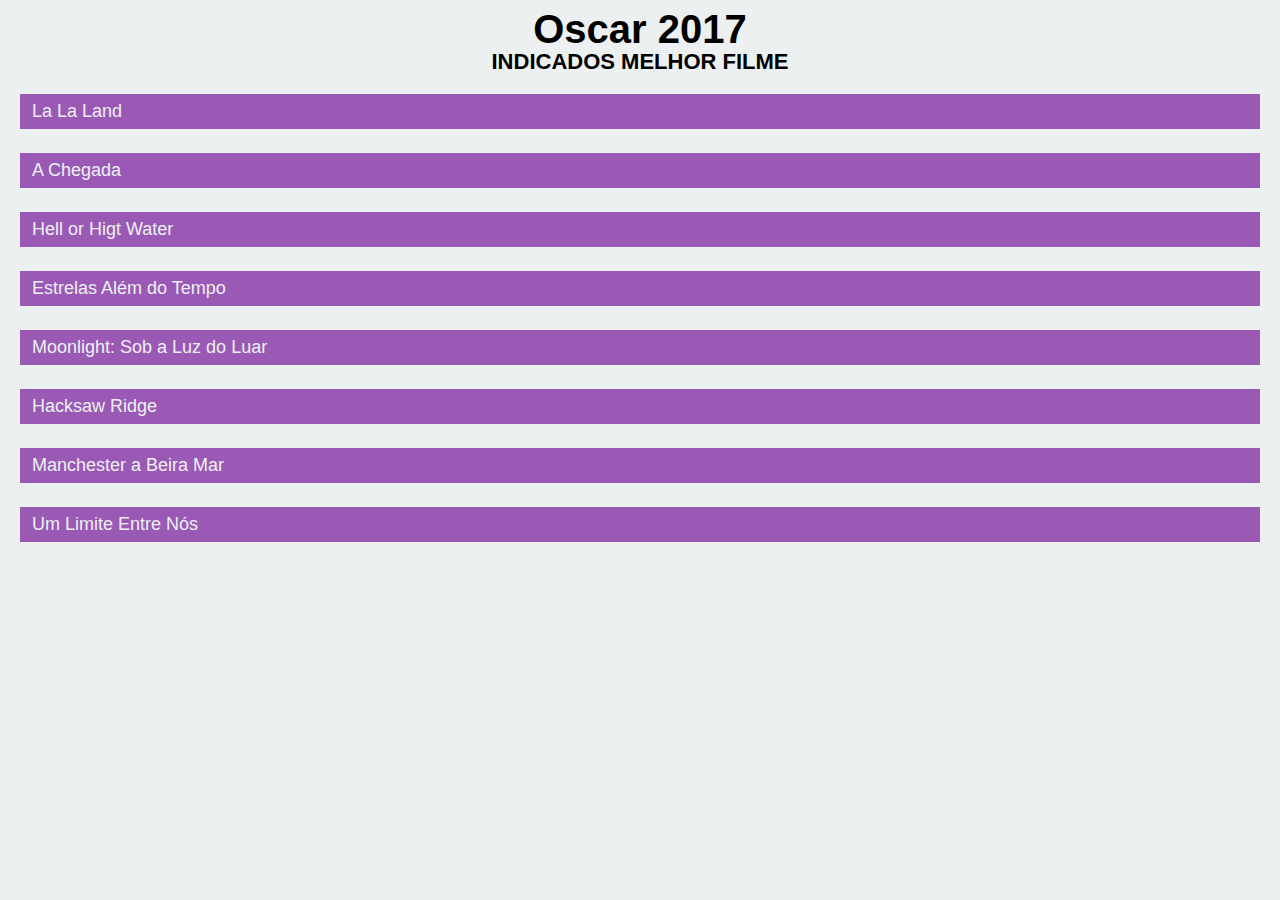
<file: pm-proj001/index.html>
<!DOCTYPE html>
<html lang="pt-br">

<head>
    <meta charset="UTF-8">
    <title>Oscar 2017</title>
    <link rel="stylesheet" href="estilodiv.css">
</head>

<body>
    <h1>Oscar 2017</h1>
    <h2>Indicados Melhor Filme</h2>

    <div>La La Land</div>
    <div>A Chegada</div>
    <div>Hell or Higt Water</div>
    <div>Estrelas Além do Tempo</div>
    <div>Moonlight: Sob a Luz do Luar</div>
    <div>Hacksaw Ridge</div>
    <div>Manchester a Beira Mar</div>
    <div>Um Limite Entre Nós</div>

</body>

</html>
</file>
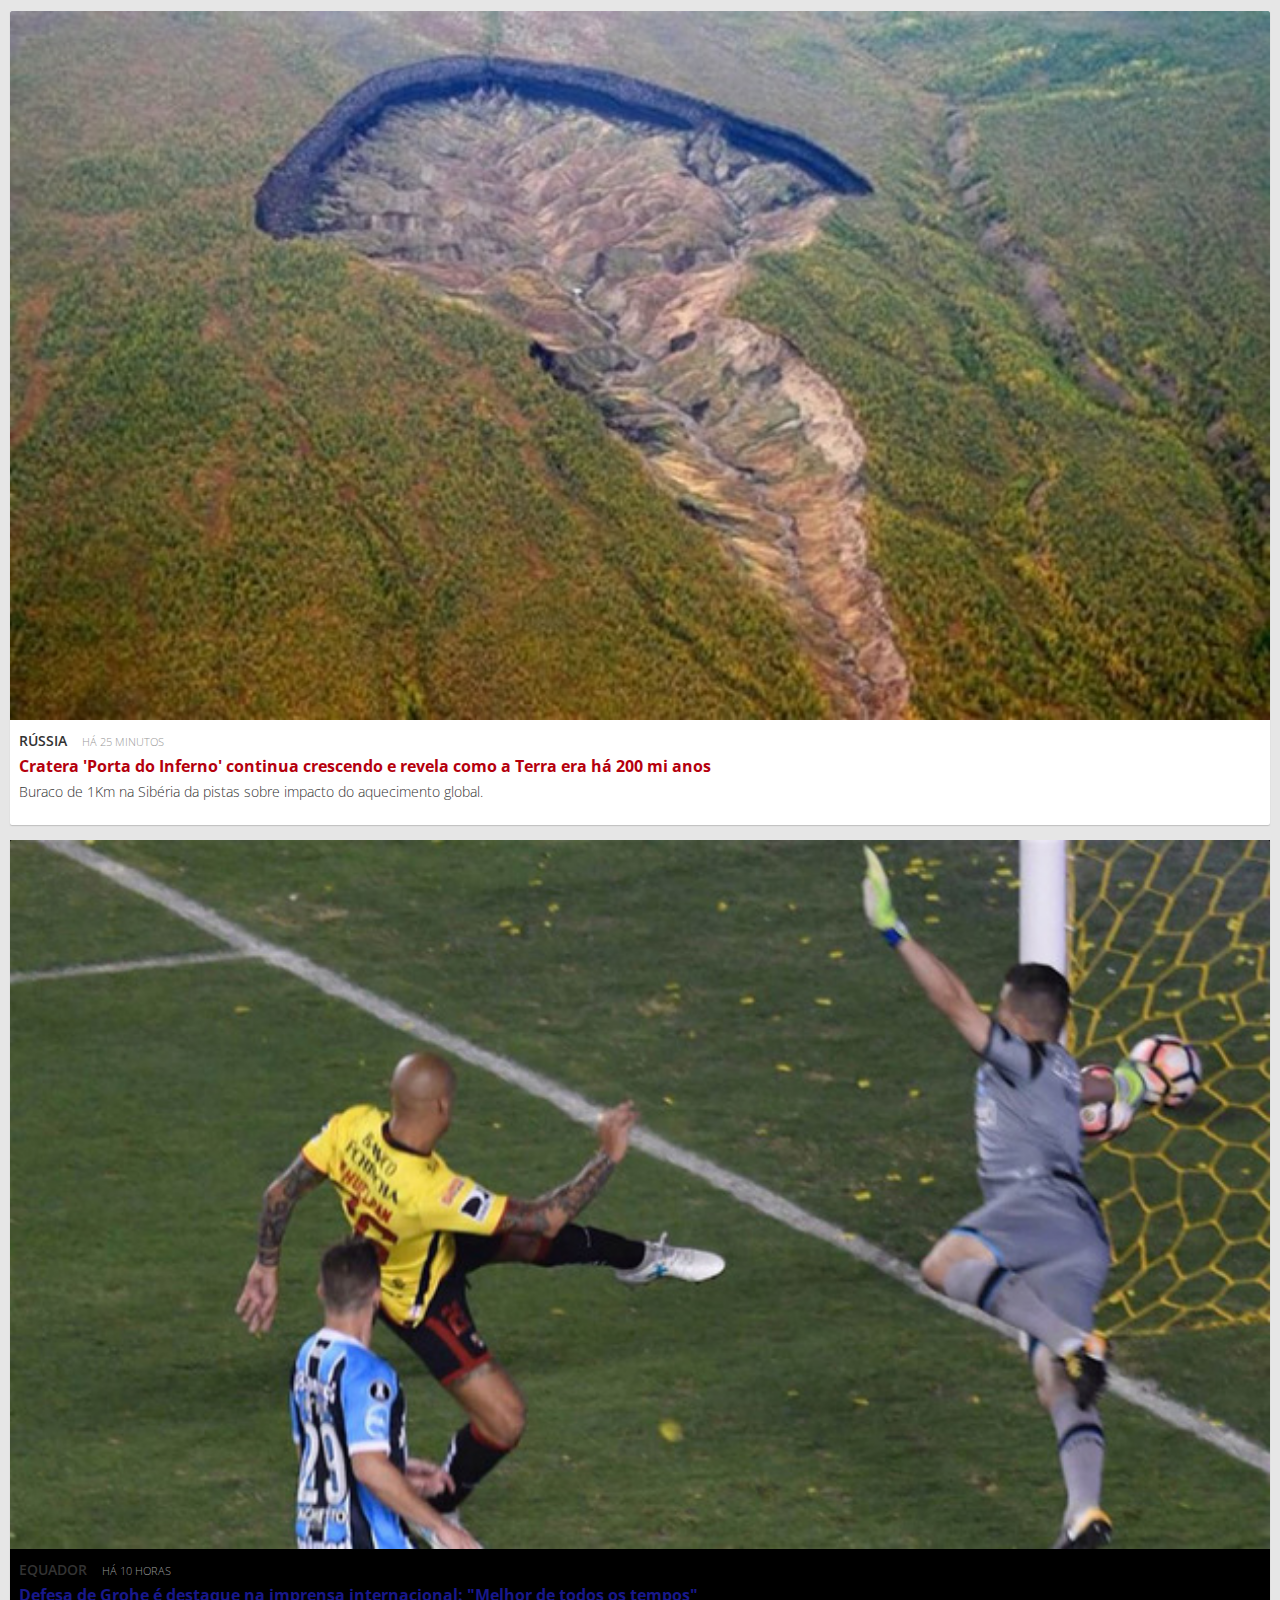
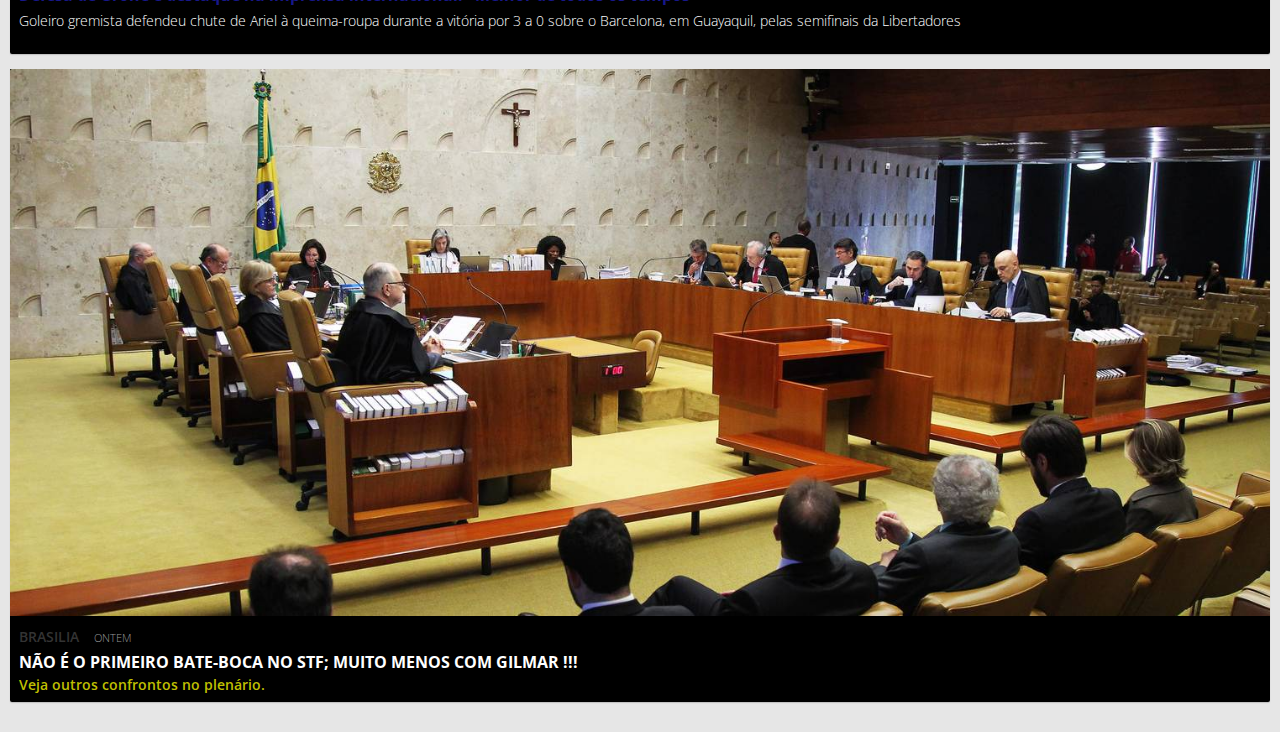
<file: pm-proj002/index.html>
<!DOCTYPE html>
<html lang="br-pt">

<head>
    <meta charset="UTF-8">
    <title>pm-proj002</title>
    <link rel="stylesheet" href="reset.css">
    <link rel="stylesheet" href="estilo.css">
    <link href="https://fonts.googleapis.com/css?family=Open+Sans:300,600,700" rel="stylesheet">
</head>

<body>

    <div class="noticia">

        <a href="http://bit.ly/pm-proj002-noticia"><img src="cratera.jpg" alt="Foto da Cratera"></a>

        <div class="texto">

            <div class="localizacao">

                <span class="onde">Rússia</span>

                <span class="quando">Há 25 Minutos</span>
            </div>

            <a href="http://bit.ly/pm-proj002-noticia">
                <h2>Cratera 'Porta do Inferno' continua crescendo e revela como a Terra era há 200 mi anos</h2>
            </a>

            <p>Buraco de 1Km na Sibéria da pistas sobre impacto do aquecimento global.</p>

        </div>

    </div>

    <div class="esporte">

        <a href="https://globoesporte.globo.com/rs/futebol/times/gremio/noticia/defesa-de-grohe-e-destaque-na-imprensa-internacional-melhor-de-todos-os-tempos.ghtml"><img src="grohe.jpg" alt="Defesa de groeh"></a>

        <div class="texto">

            <div class="localizacao">

                <span class="onde">Equador</span>

                <span class="quando">Há 10 Horas</span>
            </div>

            <a href="https://globoesporte.globo.com/rs/futebol/times/gremio/noticia/defesa-de-grohe-e-destaque-na-imprensa-internacional-melhor-de-todos-os-tempos.ghtml">
                <h2>Defesa de Grohe é destaque na imprensa internacional: "Melhor de todos os tempos"</h2>
            </a>

            <p>Goleiro gremista defendeu chute de Ariel à queima-roupa durante a vitória por 3 a 0 sobre o Barcelona, em Guayaquil, pelas semifinais da Libertadores
            </p>

        </div>

    </div>

    <div class="politica">

        <a href="https://oglobo.globo.com/brasil/nao-o-primeiro-bate-boca-no-stf-muito-menos-com-gilmar-21999646"><img src="plenariostf.jpg" alt="Foto do Plenário do STF"></a>

        <div class="texto">

            <div class="localizacao">


                <span class="onde">Brasilia</span>

                <span class="quando">Ontem</span>
            </div>

            <h2>Não é o primeiro bate-boca no STF; muito menos com Gilmar !!!</h2>

            <a href="https://oglobo.globo.com/brasil/nao-o-primeiro-bate-boca-no-stf-muito-menos-com-gilmar-21999646">
                <h4>Veja outros confrontos no plenário.</h4>
            </a>

        </div>

    </div>

</body>

</html>
</file>
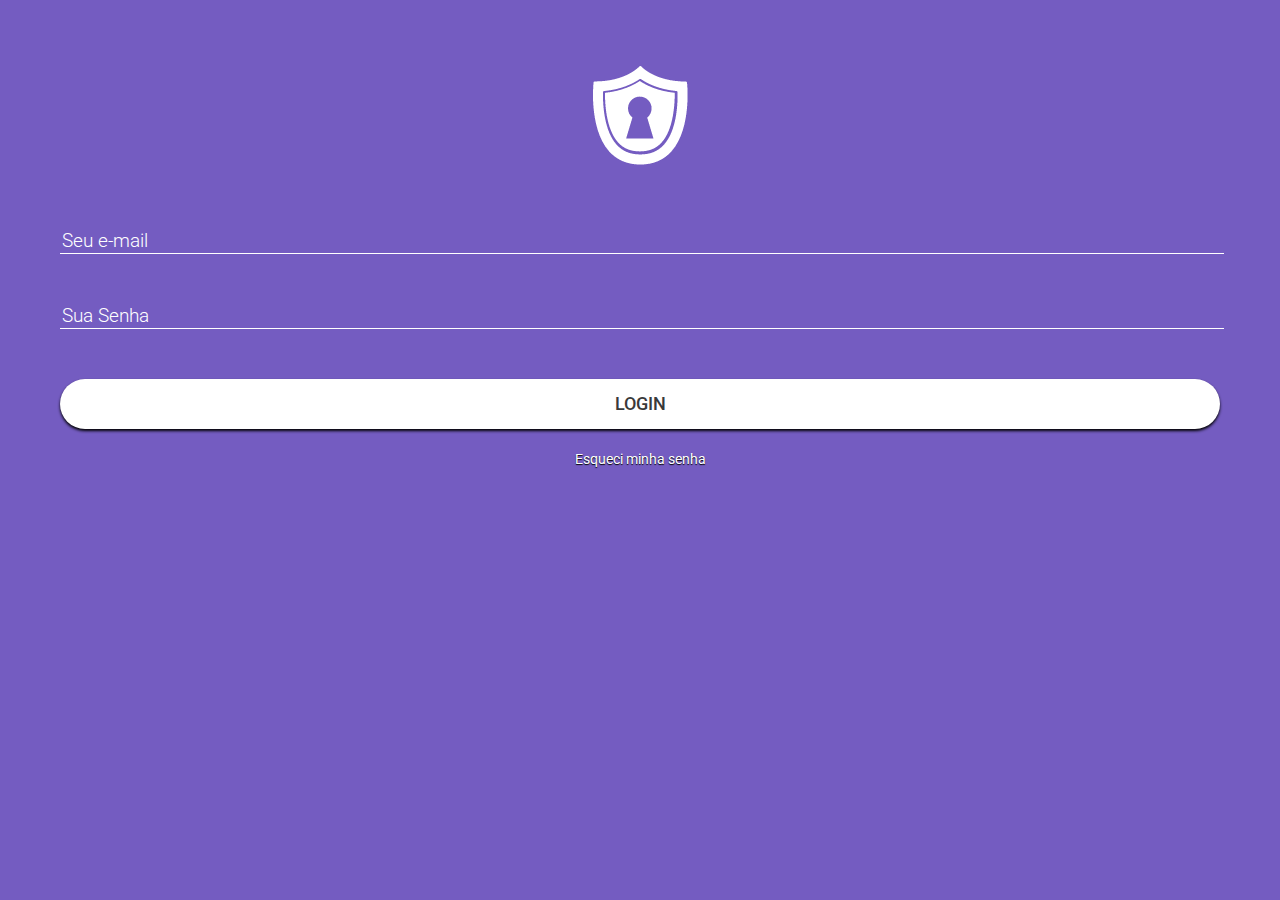
<file: pm-proj003/index.html>
<!DOCTYPE html>
<html lang="pt-br">

<head>
    <meta charset="UTF-8">
    <title>Login</title>
    <link rel="stylesheet" href="reset_normalize.css">
    <link rel="stylesheet" href="estilo.css">
    <link href="https://fonts.googleapis.com/css?family=Roboto:300,400,500,700,900" rel="stylesheet">
</head>

<body>

    <div class="login">

        <img src="2-layers.png" alt="">

        <form action="">

            <input type="email" placeholder="Seu e-mail">

            <input type="password" placeholder="Sua Senha">

            <button type="submit">Login</button>

        </form>

        <p>
            <a href="nova_senha.html">Esqueci minha senha
        </a>

        </p>

    </div>

</body>

</html>
</file>
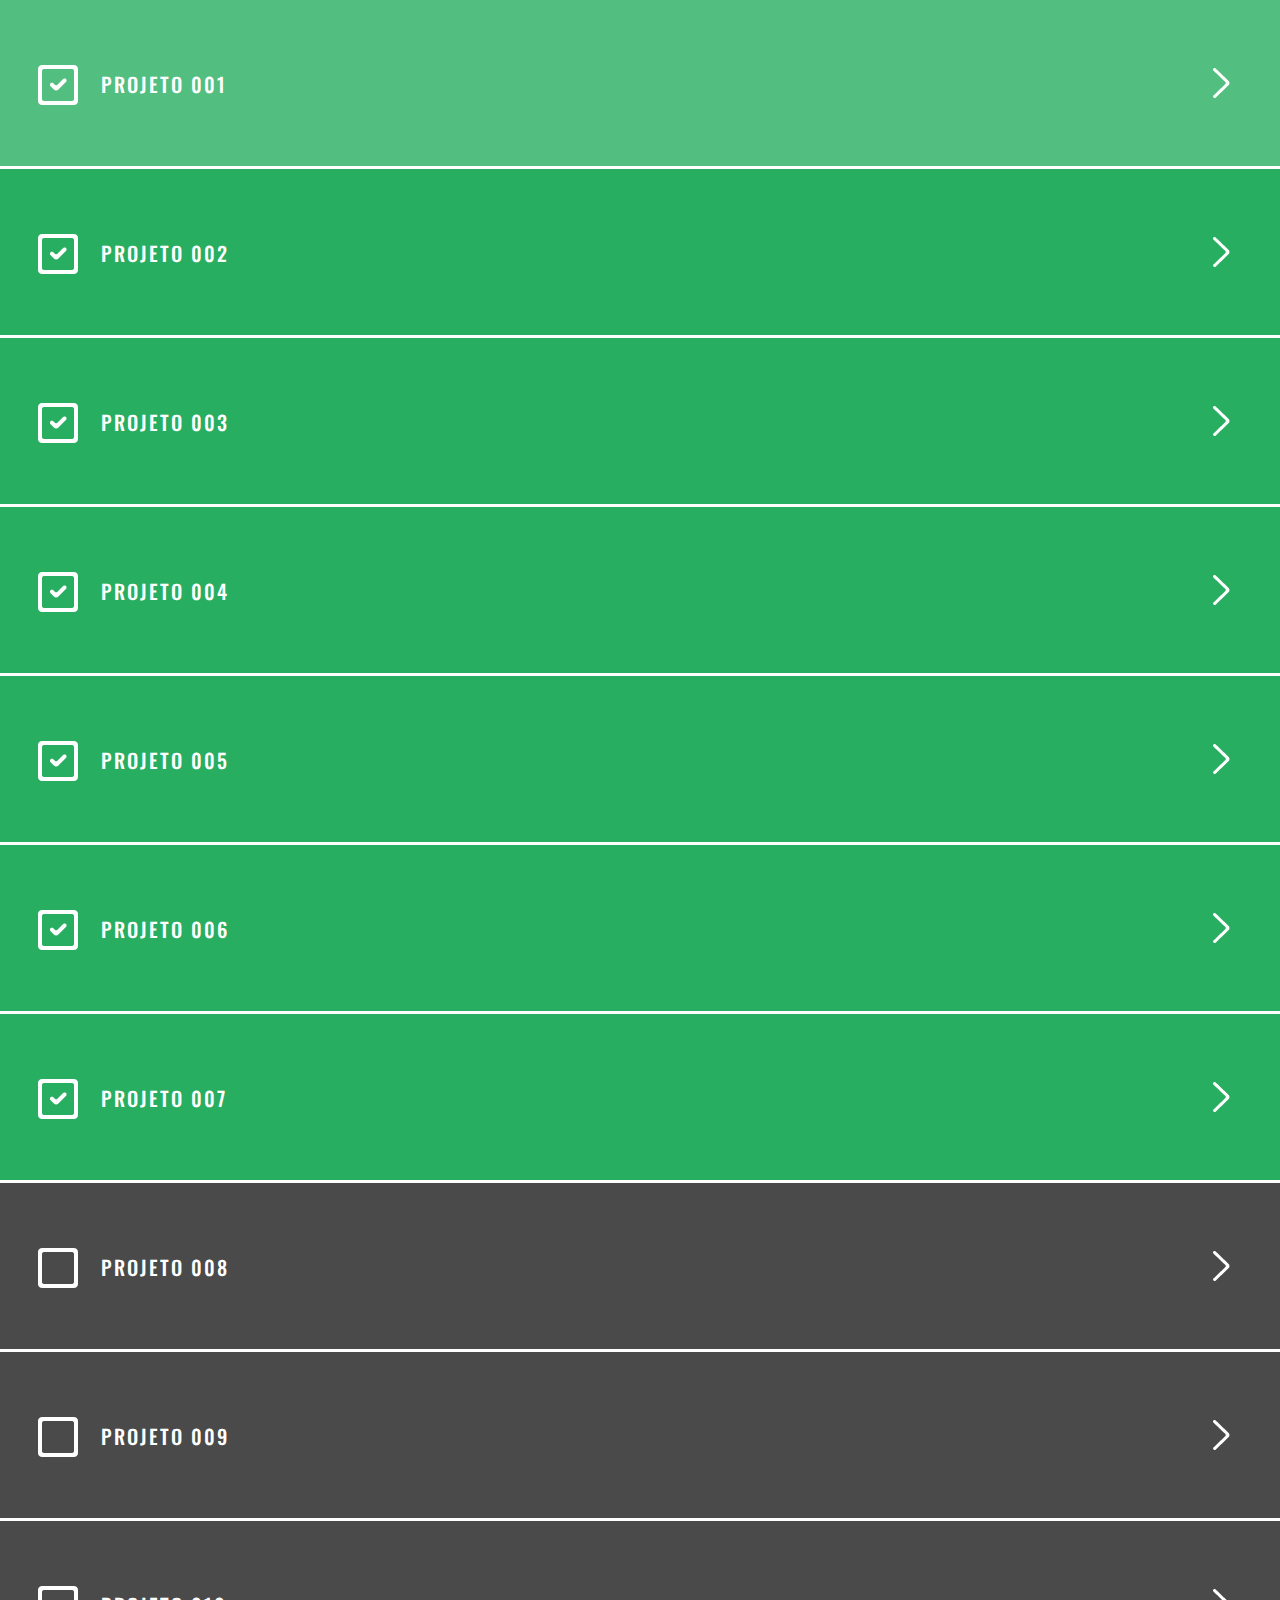
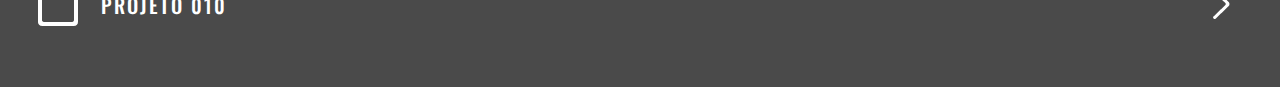
<file: pm-proj004/index.html>
<!DOCTYPE html>
<html lang="pt-br">

<head>
    <meta charset="UTF-8">
    <title>Projetos</title>
    <link rel="stylesheet" href="reset_normalize.css">
    <link rel="stylesheet" href="estilo.css">
    <link href="https://fonts.googleapis.com/css?family=Oswald:500" rel="stylesheet">

</head>

<body>

    <ul>
        <li class="ready"><img class="done" src="done---1477-.png"><a href="../pm-proj001" target="_blank">Projeto 001</a></li>

        <li class="ready"><img class="done" src="done---1477-.png"><a href="../pm-proj002" target="_blank">Projeto 002</a></li>

        <li class="ready"><img class="done" src="done---1477-.png"><a href="../pm-proj003" target="_blank">Projeto 003</a></li>

        <li class="ready"><img class="done" src="done---1477-.png"><a href="../pm-proj004" target="_blank">Projeto 004</a></li>

        <li class="ready"><img class="done" src="done---1477-.png"><a href="../pm-proj005" target="_blank">Projeto 005</a></li>

        <li class="ready"><img class="copy" src="done---1477-.png"><a href="../pm-proj006" target="_blank">Projeto 006</a></li>

        <li class="ready"><img class="copy" src="done---1477-.png"><a href="../pm-proj007" target="_blank">Projeto 007</a></li>

        <li class="next"><img class="copy" src="done---1477--copy-3.png"><a href="../pm-proj008" target="_blank">Projeto 008</a></li>

        <li class="next"><img class="copy" src="done---1477--copy-3.png"><a href="../pm-proj009" target="_blank">Projeto 009</a></li>

        <li class="next"><img class="copy" src="done---1477--copy-3.png"><a href="../pm-proj010" target="_blank">Projeto 010</a></li>
    </ul>

</body>

</html>
</file>
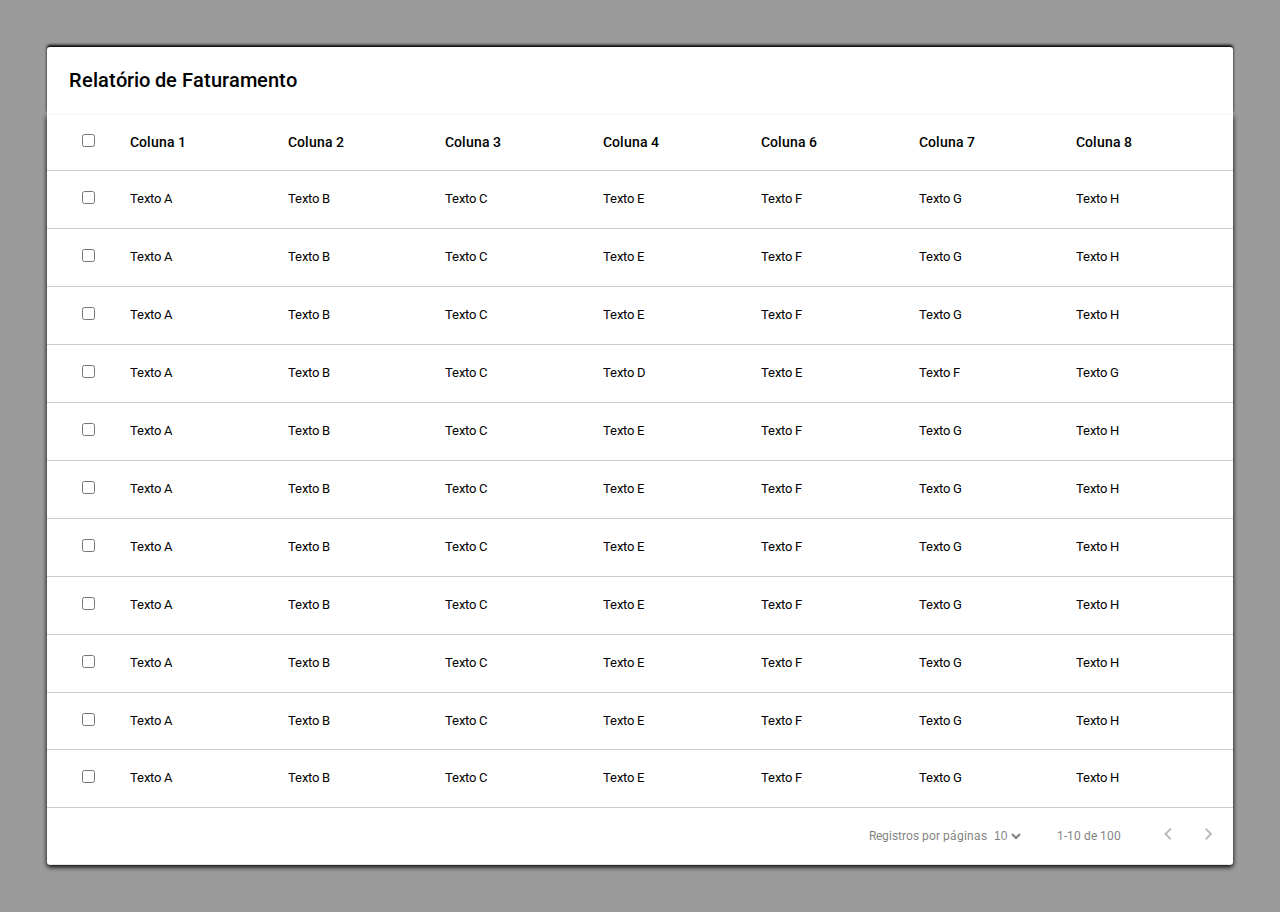
<file: pm-proj005/index.html>
<!DOCTYPE html>
<html lang="pt-br">

<head>
    <meta charset="UTF-8">
    <title>Proj-005</title>
    <link rel="stylesheet" href="normalize.css">
    <link rel="stylesheet" href="estilo.css">
    <link href="https://fonts.googleapis.com/css?family=Roboto:400,500" rel="stylesheet">
</head>

<body>

    <table>

        <caption>Relatório de Faturamento</caption>

        <thead>
            <tr>
                <th><input type="checkbox"></th>
                <th>Coluna 1</th>
                <th>Coluna 2</th>
                <th>Coluna 3</th>
                <th>Coluna 4</th>
                <th>Coluna 6</th>
                <th>Coluna 7</th>
                <th>Coluna 8</th>
            </tr>
        </thead>

        <tbody>
            <tr>
                <td><input type="checkbox"></td>
                <td>Texto A</td>
                <td>Texto B</td>
                <td>Texto C</td>
                <td>Texto E</td>
                <td>Texto F</td>
                <td>Texto G</td>
                <td>Texto H</td>
            </tr>

            <tr>
                <td><input type="checkbox"></td>
                <td>Texto A</td>
                <td>Texto B</td>
                <td>Texto C</td>
                <td>Texto E</td>
                <td>Texto F</td>
                <td>Texto G</td>
                <td>Texto H</td>
            </tr>

            <tr>
                <td><input type="checkbox"></td>
                <td>Texto A</td>
                <td>Texto B</td>
                <td>Texto C</td>
                <td>Texto E</td>
                <td>Texto F</td>
                <td>Texto G</td>
                <td>Texto H</td>
            </tr>

            <tr>
                <td><input type="checkbox"></td>
                <td>Texto A</td>
                <td>Texto B</td>
                <td>Texto C</td>
                <td>Texto D</td>
                <td>Texto E</td>
                <td>Texto F</td>
                <td>Texto G</td>
            </tr>

            <tr>
                <td><input type="checkbox"></td>
                <td>Texto A</td>
                <td>Texto B</td>
                <td>Texto C</td>
                <td>Texto E</td>
                <td>Texto F</td>
                <td>Texto G</td>
                <td>Texto H</td>
            </tr>

            <tr>
                <td><input type="checkbox"></td>
                <td>Texto A</td>
                <td>Texto B</td>
                <td>Texto C</td>
                <td>Texto E</td>
                <td>Texto F</td>
                <td>Texto G</td>
                <td>Texto H</td>
            </tr>

            <tr>
                <td><input type="checkbox"></td>
                <td>Texto A</td>
                <td>Texto B</td>
                <td>Texto C</td>
                <td>Texto E</td>
                <td>Texto F</td>
                <td>Texto G</td>
                <td>Texto H</td>
            </tr>

            <tr>
                <td><input type="checkbox"></td>
                <td>Texto A</td>
                <td>Texto B</td>
                <td>Texto C</td>
                <td>Texto E</td>
                <td>Texto F</td>
                <td>Texto G</td>
                <td>Texto H</td>
            </tr>

            <tr>
                <td><input type="checkbox"></td>
                <td>Texto A</td>
                <td>Texto B</td>
                <td>Texto C</td>
                <td>Texto E</td>
                <td>Texto F</td>
                <td>Texto G</td>
                <td>Texto H</td>
            </tr>

            <tr>
                <td><input type="checkbox"></td>
                <td>Texto A</td>
                <td>Texto B</td>
                <td>Texto C</td>
                <td>Texto E</td>
                <td>Texto F</td>
                <td>Texto G</td>
                <td>Texto H</td>
            </tr>

            <tr>
                <td><input type="checkbox"></td>
                <td>Texto A</td>
                <td>Texto B</td>
                <td>Texto C</td>
                <td>Texto E</td>
                <td>Texto F</td>
                <td>Texto G</td>
                <td>Texto H</td>
            </tr>
        </tbody>

        <tfoot>

            <tr>
                <td colspan="8">Registros por páginas

                    <select>
                        <option value="10">10</option>
                        <option value="20">20</option>
                        <option value="30">30</option>
                    </select>

                    <span>1-10 de 100</span>

                    <a href="?"><img src="anterior.png"></a>

                    <a href="?"><img src="proxima.png"></a>
                </td>
            </tr>
        </tfoot>

    </table>

</body>

</html>
</file>
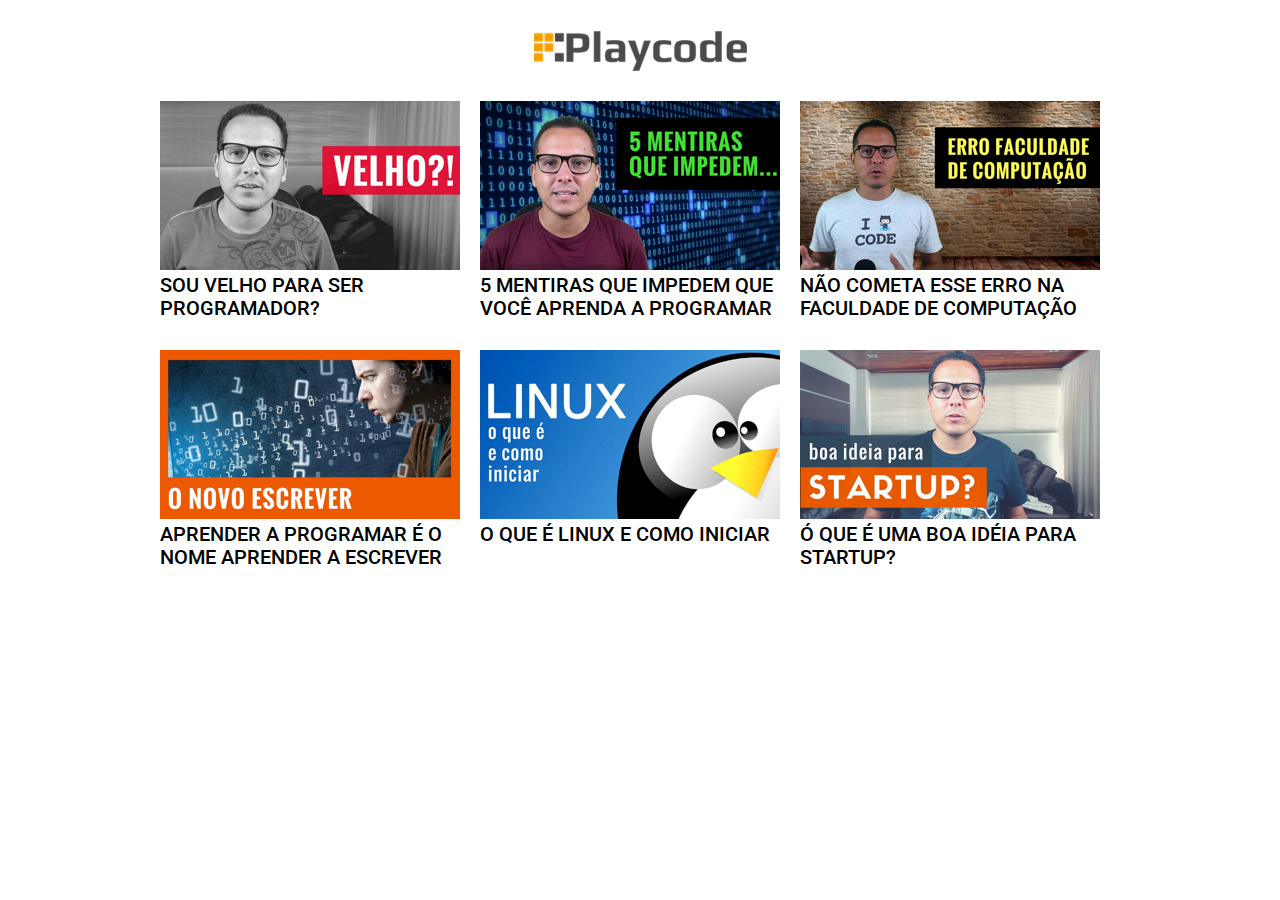
<file: pm-proj006/index.html>
<!DOCTYPE html>
<html lang="en">

<head>
    <meta charset="UTF-8">
    <meta name="viewport" content="width=device-width, initial-scale=1">
    <title>Proj-006</title>
    <link rel="stylesheet" href="reset_normalize.css">
    <link href="https://fonts.googleapis.com/css?family=Roboto:400,500" rel="stylesheet">
    <link rel="stylesheet" href="mobile.css" media="all and (max-width:500px)">
    <link rel="stylesheet" href="desktop.css" media="all and (min-width:501px)">

</head>

<body>

    <div class="conteudo">

        <h1><img src="imagens/logo.png" alt="logo da playcode"></h1>

        <div class="post">
            <img src="imagens/01.png" alt="">
            <h2>sou velho para ser programador?</h2>
        </div>

        <div class="post">
            <img src="imagens/02.png" alt="">
            <h2>5 mentiras que impedem que você aprenda a programar</h2>
        </div>

        <div class="post">
            <img src="imagens/03.png" alt="">
            <h2>não cometa esse erro na faculdade de computação</h2>
        </div>

        <div class="post">
            <img src="imagens/04.png" alt="">
            <h2>aprender a programar é o nome aprender a escrever</h2>
        </div>

        <div class="post">
            <img src="imagens/05.png" alt="">
            <h2>o que é linux e como iniciar</h2>
        </div>

        <div class="post">
            <img src="imagens/06.png" alt="">
            <h2>ó que é uma boa idéia para startup?</h2>
        </div>
    </div>
</body>

</html>
</file>
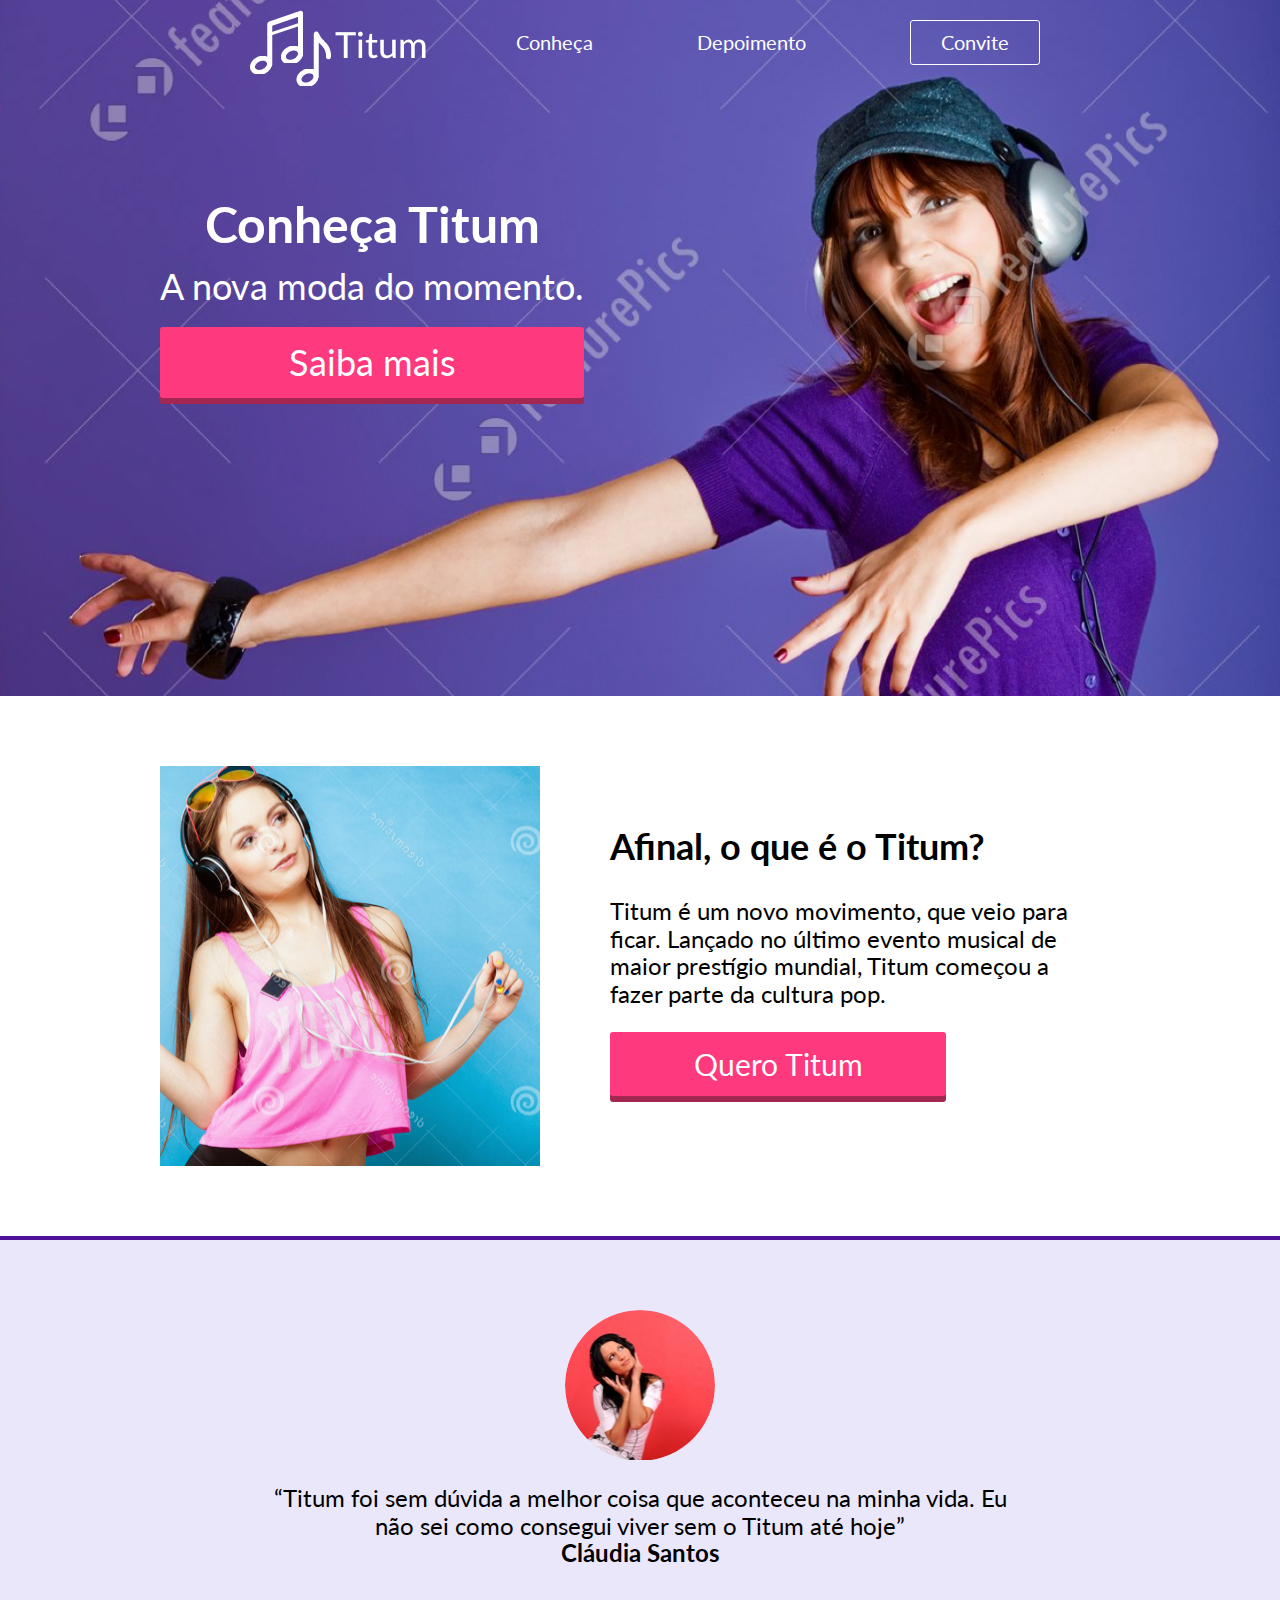
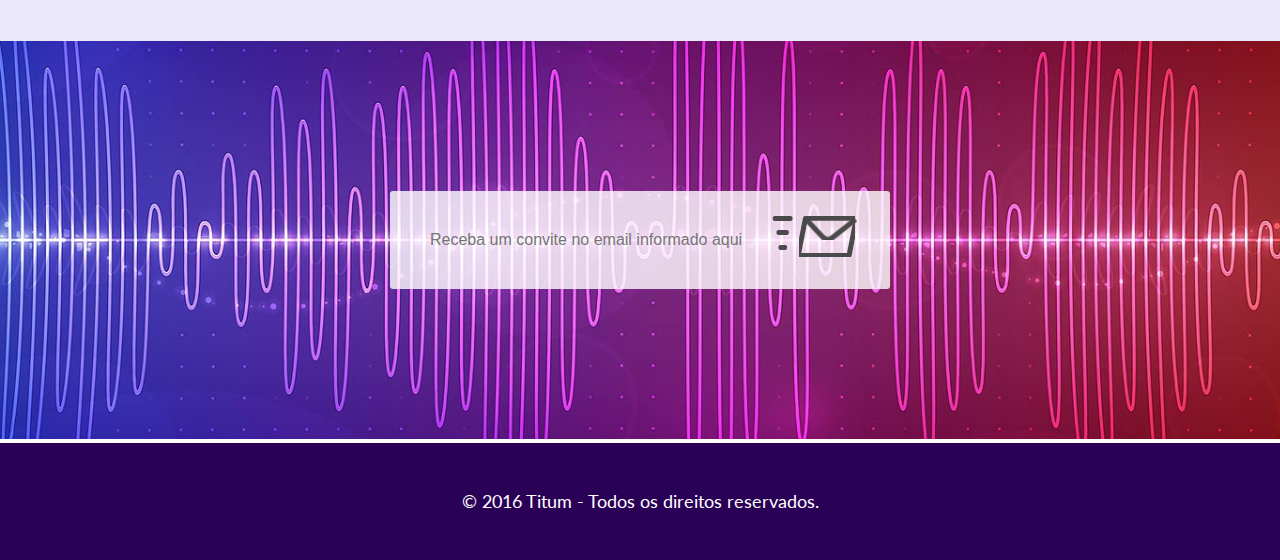
<file: pm-proj007/index.html>
<!DOCTYPE html>
<html lang="pt-br">

<head>
    <meta charset="UTF-8">
    <meta name="viewport" content="width=device-width, initial-scale=1">
    <title>Proj-007 / Titum Landing Page</title>
    <link rel="stylesheet" href="reset_normalize.css">
    <link href="https://fonts.googleapis.com/css?family=Lato:300,400,500,700" rel="stylesheet">
    <link rel="stylesheet" href="mobile.css" media="all and (max-width:600px)">
    <link rel="stylesheet" href="desktop.css" media="all and (min-width:601px)">

</head>

<body>

    <header>
        <div class="container">

            <input type="checkbox" id="check">
            <label id="icone" for="check"><img src="image/images.png"></label>


            <h1>
                <span>Titum</span>
            </h1>

            <div class="barra">

                <nav>
                    <a href="#conheça">
                        <div class="link">Conheça</div>
                    </a>

                    <a href="#depoimento">
                        <div class="link">Depoimento</div>
                    </a>

                    <a href="#convite">
                        <div class="link">Convite</div>
                    </a>

                </nav>
            </div>
        </div>
    </header>

    <section id="topo">
        <div class="container">
            <div class="chamada">
                <h2>Conheça Titum</h2>
                <p>A nova moda do momento.</p>
                <a href="#conheça" class="botao">Saiba mais</a>
            </div>
        </div>
    </section>

    <section id="conheça">
        <div class="container">
            <img src="image/fashion-teen.png" alt="">
            <div class="texto">
                <h2>Afinal, o que é o Titum?</h2>
                <p>Titum é um novo movimento, que veio para ficar. Lançado no último evento musical de maior prestígio mundial, Titum começou a fazer parte da cultura pop.</p>
                <a href="#convite" class="botao">Quero Titum</a>
            </div>
        </div>
    </section>

    <section id="depoimento">
        <div class="container">
            <img src="image/woman.png" alt="">
            <p>“Titum foi sem dúvida a melhor coisa que aconteceu na minha vida. Eu não sei como consegui viver sem o Titum até hoje”<br>
                <strong>Cláudia Santos</strong></p>
        </div>
    </section>


    <section id="convite">
        <div class="container">
            <form action="">
                <input type="email" placeholder="Receba um convite no email informado aqui">
                <button><span>Enviar</span></button>
            </form>
        </div>
    </section>


    <footer>
        <div class="container">
            <p>© 2016 Titum - Todos os direitos reservados.</p>
        </div>
    </footer>

</body>

</html>
</file>
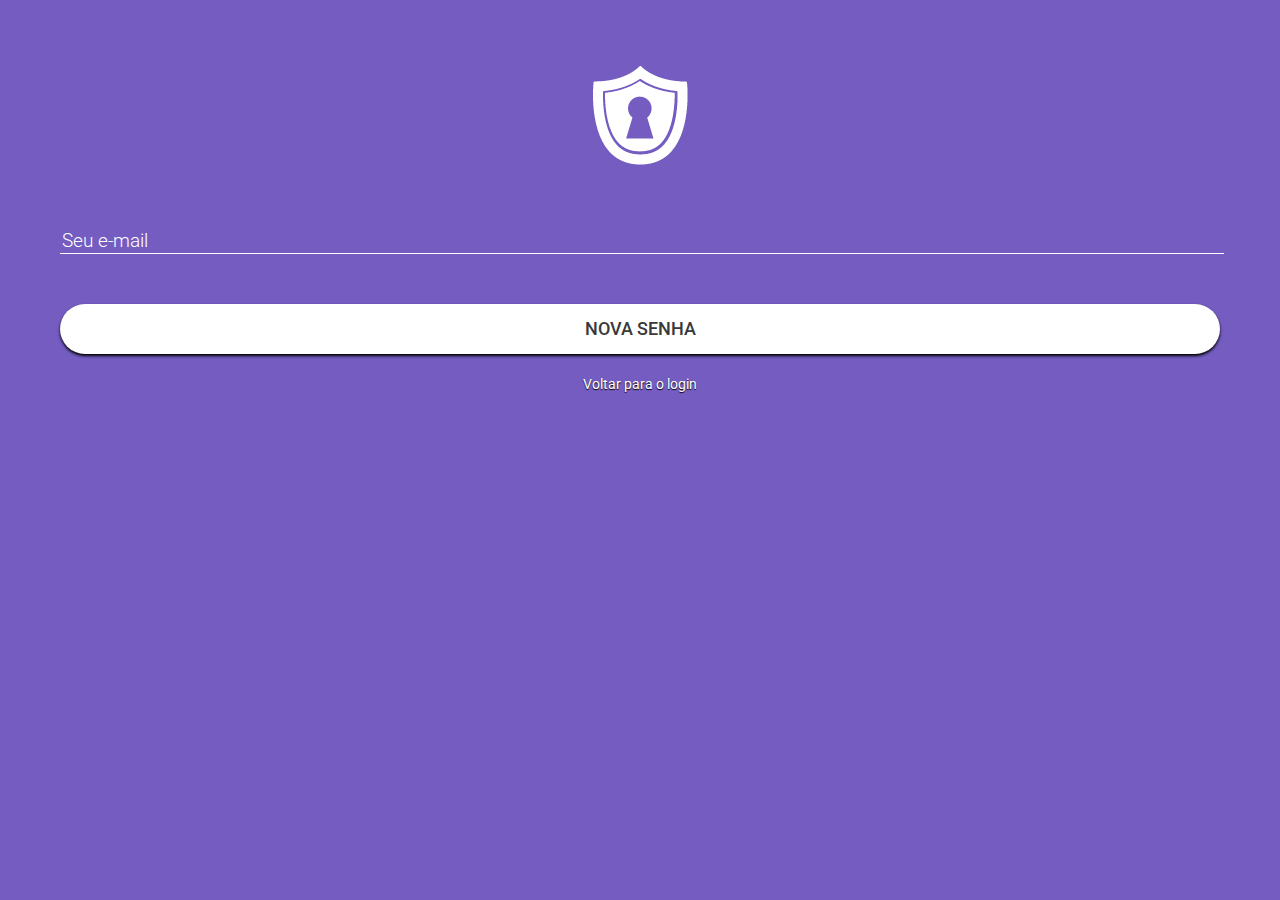
<file: pm-proj003/nova_senha.html>
<!DOCTYPE html>
<html lang="pt-br">

<head>
    <meta charset="UTF-8">
    <title>Nova Senha</title>
    <link rel="stylesheet" href="reset_normalize.css">
    <link rel="stylesheet" href="estilo.css">
    <link href="https://fonts.googleapis.com/css?family=Roboto:300,400,500,700,900" rel="stylesheet">
</head>

<body>

    <div class="nova">

        <img src="2-layers.png" alt="">

        <form action="">

            <input type="email" placeholder="Seu e-mail">

            <button type="submit">Nova Senha</button>

        </form>

        <p>
            <a href="index.html">Voltar para o login
        </a>

        </p>

    </div>

</body>

</html>
</file>
<file: pm-proj001/estilodiv.css>
body {
    background-color: #ecf0f1;
}

h1 {
    font-family: "Arial";
    text-align: center;
    font-size: 40px;
    line-height: 5px;
}

h2 {
    text-transform: uppercase;
    font-family: "arial";
    text-align: center;
    line-height: 5px;
    font-size: 22px;
}

div {
    font-family: "arial";
    background-color: #9b59b6;
    font-size: 18px;
    width: auto;
    height: 35px;
    color: #ecf0f1;

    display: flex;
    align-items: center;
    text-indent: 12px;

    border-width: 12px;
    border-left: 12px;
    border-style: solid;


}
</file>
<file: pm-proj002/estilo.css>
body {
    background-color: #e6e6e6;
    padding-top: 11px;
    padding-left: 10px;
    padding-right: 10px;
}

.noticia {
    background-color: #ffffff;
    box-shadow: 0 1px 1px rgba(153, 153, 153, 0.5);
    border-radius: 0 0 2px 2px;
    margin-bottom: 15px;

}

.noticia img {
    width: 100%;
    padding-bottom: 10px;
    border-radius: 2px 2px 0 0;
}

.noticia .localizacao .onde {
    color: #333333;
    font-family: 'open sans', sans-serif;
    font-size: 14px;
    font-weight: 600;
    line-height: 16px;
    text-transform: uppercase;
    padding-left: 9px;  
}

.noticia .localizacao .quando {
    color: #999999;
    font-family: 'open sans', sans-serif;
    font-size: 11px;
    font-weight: 300;
    line-height: 16px;
    text-transform: uppercase;    
    margin-left: 11px;   
}

.noticia h2 {
    color:#b5000d;
    font-family: 'open sans', sans-serif;
    font-size: 16px;
    font-weight: 700;
    line-height: 18px;
    padding-left: 9px;
    padding-right: 8px;
    padding-top: 7px;  
}

.texto a {
	text-decoration: none;
}

.noticia p {
    color: #333333;
    font-family: 'open sans', sans-serif;
    font-size: 14px;
    font-weight: 300;
    line-height: 16px;
    padding-left: 9px;
    padding-right: 8px;
    padding-top: 9px;
    padding-bottom: 25px;
}

/* Fim da Noticia */
/*---------------------------------------------------------------//---------------------------------------*/
/* Inicio Esportes */

.esporte {
    background-color: #000000;
    box-shadow: 0 1px 1px rgba(153, 153, 153, 0.5);
    border-radius: 0 0 2px 2px;
    margin-bottom: 15px;

}

.esporte img {
    width: 100%;
    padding-bottom: 10px;
    border-radius: 2px 2px 0 0;
}

.esporte .localizacao .onde {
    color: #333333;
    font-family: 'open sans', sans-serif;
    font-size: 14px;
    font-weight: 600;
    line-height: 16px;
    text-transform: uppercase;
    padding-left: 9px;  
}

.esporte .localizacao .quando {
    color: #999999;
    font-family: 'open sans', sans-serif;
    font-size: 11px;
    font-weight: 300;
    line-height: 16px;
    text-transform: uppercase;    
    margin-left: 11px;   
}

.esporte h2 {
    color:#18188b;
    font-family: 'open sans', sans-serif;
    font-size: 16px;
    font-weight: 700;
    line-height: 18px;
    padding-left: 9px;
    padding-right: 8px;
    padding-top: 7px;  
}

.esporte .texto a {
	text-decoration: none;
}

.esporte p {
    color: #ffffff;
    font-family: 'open sans', sans-serif;
    font-size: 14px;
    font-weight: 300;
    line-height: 16px;
    padding-left: 9px;
    padding-right: 8px;
    padding-top: 9px;
    padding-bottom: 25px;
}

/* Fim Esporte */
/*---------------------------------------------------------------//---------------------------------------*/
/* Inicio Politica */

.politica {
    background-color: #000000;
    box-shadow: 0 1px 1px rgba(153, 153, 153, 0.5);
    border-radius: 0 0 2px 2px;
    margin-bottom: 30px;

}

.politica img {
    width: 100%;
    padding-bottom: 10px;
    border-radius: 2px 2px 0 0;
}

.politica .localizacao .onde {
    color: #333333;
    font-family: 'open sans', sans-serif;
    font-size: 14px;
    font-weight: 600;
    line-height: 16px;
    text-transform: uppercase;
    padding-left: 9px;  
}

.politica .localizacao .quando {
    color: #999999;
    font-family: 'open sans', sans-serif;
    font-size: 11px;
    font-weight: 300;
    line-height: 16px;
    text-transform: uppercase;    
    margin-left: 11px;   
}

.politica h2 {
    color:#ffffff;
    font-family: 'open sans', sans-serif;
    font-size: 16px;
    font-weight: 700;
    line-height: 18px;
    padding-left: 9px;
    padding-right: 8px;
    padding-top: 7px;
    padding-bottom: 7px;
    text-transform: uppercase;
}

.politica .texto a h4 {
    font-family: 'open sans', sans-serif;
    font-size: 14px;
    font-weight: 600;
    padding-left: 9px;
    text-decoration: none;
    color: #bfbf00;   
    padding-bottom: 10px;
   
}
</file>
<file: pm-proj003/estilo.css>
body {
    background-color: #745cc1;
    text-align: center;
}

.login img {
    margin-top: 65px;
  
}

.login form {
    padding: 60px 60px 5px 60px;
}

.login input[type="email"] {
    width: 100%;
    border-color: #ffffff;
    border-style: solid;
    border-width: 1px;
    border-top: none;
    border-left: none;
    border-right: none;
    background-color: #745cc1;
    font-weight: 300;
    font-size: 19px;
    font-family: "roboto", sans-serif;
    margin-bottom: 50px;
}

.login input[type="password"] {
    width: 100%;
    border-color: #ffffff;
    border-style: solid;
    border-width: 1px;
    border-top: none;
    border-left: none;
    border-right: none;
    background-color: #745cc1;
    font-weight: 300;
    font-size: 19px;
    font-family: "roboto", sans-serif;
    margin-bottom: 50px;
}

.login button {
    width: 100%;
    height: 50px;
    box-shadow: 0 2px 3px #000000;
    border-radius: 40px;
    background-color: #ffffff;
    border: none;
    color: #39393a;
    font-family: 'roboto', sans-serif;
    font-size: 18px;
    font-weight: 500;
    text-transform: uppercase;
  
}

.login a {
    text-decoration: none;
    text-shadow: 0 1px 1px #000000;
    color: #ffffff;
    font-family: 'roboto', sans-serif;
    font-size: 14px;
    font-weight: 400;
    
}

.login ::-webkit-input-placeholder {
    /* WebKit browsers */
    color: #ffffff;
}

.login :-moz-placeholder {
    /* Mozilla Firefox 4 to 18 */
    color: #ffffff;
}

.login ::-moz-placeholder {
    /* Mozilla Firefox 19+ */
    color: #ffffff;
}

.login :-ms-input-placeholder {
    /* Internet Explorer 10+ */
    color: #ffffff;
}

/*--------------------- fim pag Login----------------------------------------- */

/*--------------------- inicio pag nova senha--------------------------------- */

.nova img {
    margin-top: 65px;
}

.nova form {
    padding: 60px 60px 5px 60px;
}

.nova input[type="email"] {
    width: 100%;
    border-color: #ffffff;
    border-style: solid;
    border-width: 1px;
    border-top: none;
    border-left: none;
    border-right: none;
    background-color: #745cc1;
    font-weight: 300;
    font-size: 19px;
    font-family: "roboto", sans-serif;
    margin-bottom: 50px;
}

.nova button {
    width: 100%;
    height: 50px;
    box-shadow: 0 2px 3px #000000;
    border-radius: 40px;
    background-color: #ffffff;
    border: none;
    color: #39393a;
    font-family: 'roboto', sans-serif;
    font-size: 18px;
    font-weight: 500;
    text-transform: uppercase;
}

.nova a {
    text-decoration: none;
    text-shadow: 0 1px 1px #000000;
    color: #ffffff;
    font-family: 'roboto', sans-serif;
    font-size: 14px;
    font-weight: 400;
}

.nova ::-webkit-input-placeholder {
    /* WebKit browsers */
    color: #ffffff;
}

.nova :-moz-placeholder {
    /* Mozilla Firefox 4 to 18 */
    color: #ffffff;
}

.nova ::-moz-placeholder {
    /* Mozilla Firefox 19+ */
    color: #ffffff;
}

.nova :-ms-input-placeholder {
    /* Internet Explorer 10+ */
    color: #ffffff;
}
</file>
<file: pm-proj004/estilo.css>
body {
  background-color: #ffffff;
    width: 100%;
    font-family: 'oswald', sans-serif;
    font-size: 20px;
    font-weight: 500;
    text-transform: uppercase;
    letter-spacing: 2px;
}

ul {
    margin: 0;
    padding: 0; 
}
    

li {
    list-style-type: none;
    border-bottom:3px solid #ffffff ;
     padding: 10px 50px 10px 10px; 

}

img.done {
    float: left;
    padding: 55px 23px 55px 28px;
}
img.copy{
    float: left;
    padding: 55px 23px 55px 28px;
}


li.ready {
	 background-color: #27ae60;
}
.ready:hover {
    background-color: #52be7f;
}
li.next {
     background-color: #4a4a4a;
}
.next:hover {
     background-color: #6e6e6e;
}

a {
    text-decoration: none;
    color: #ffffff; 
    display: inline-block;
    padding: 63px 40px 60px 60px;
    background-image: url(arrow.png);
    background-repeat: no-repeat;
    display: block;
    background-position: right center;
    
}
</file>
<file: pm-proj005/estilo.css>
body {
    background-color: #9b9b9b;
    padding: 47px;
    font-family: "roboto", sans-serif;
    -webkit-font-smoothing: antialiased;
    font-size: 13px;
    font-weight: 400;
}

table {
    background-color: #ffffff;
    width: 100%;
    border-spacing: 0px;
    border-radius: 0px 0px 3px 3px;
    box-shadow: 0px 2px 5px 0px #000000;
}

table Caption {
    background-color: #ffffff;
    text-align: left;
    padding: 22px;
    font-weight: 500;
    font-size: 20px;
     border-radius: 3px 3px 0px 0px;
    box-shadow: 0px -2px 3px 0px #000000;
    
}

table thead th {
    text-align: left;
    font-size: 14px;
    font-weight: 500;
}

table th, table td {
    border-bottom: 1px solid rgba( 0, 0, 0, 0.2 );
    padding-bottom: 20px;
    padding-top: 20px;
}

tbody td:first-child, thead th:first-child {
    width: 80px;
    text-align: center;
}

tbody tr:hover {
    background-color: #eeeeee;
}

tfoot {
    text-align: right;
    font-size: 12px;
   opacity: 0.5;
}

tfoot td {
    padding-right: 20px;
}

tfoot td span {
    margin-right: 10px;
    margin-left: 30px;
}

tfoot td img {
    margin-left: 30px
}

select {
    border: none;
    background-color: transparent;
}
</file>
<file: pm-proj006/mobile.css>
body {
     padding: 10px;
 }

 h1, img {
     text-align: center;

 }

 .post img {
     width: 100%;
 }

.post h2 {
     font-family: "roboto", sans-serif;
     font-weight: 500;
    font-size: 20px;
    color: #4a4a4a;
    text-transform: uppercase;
     -webkit-font-smoothing: antialiased;
    margin: 0px;
    
}

.post {
    margin-bottom: 30px;
}
</file>
<file: pm-proj006/desktop.css>
body {
     padding: 10px;
 }

 h1, img {
     text-align: center;

 }

.conteudo {
	width: 960px;
     margin: 0 auto;
}

 .post img {
     width: 100%;
 }

.post h2 {
     font-family: "roboto", sans-serif;
     font-weight: 500;
    font-size: 20px;
    color: 4a4a4a;
    text-transform: uppercase;
     -webkit-font-smoothing: antialiased;
    margin: 0px;
    
}

.post {
    margin-bottom: 30px;
    width: 300px;
    padding-right: 20px;
    float: left;
}
</file>
<file: pm-proj007/mobile.css>
body {
    font-family: "lato", sans-serif;
    -webkit-font-smoothing: antialiased;
}

.botao {
   background-color: #ff397e;
    display: block;
    padding-top: 15px;
    padding-bottom: 15px;
    color: #fff;
    text-decoration: none;
    font-size: 36px;
    box-shadow: 0px 6px 0px 0px #a32751;
    border-radius: 3px;
    text-align: center;
}


/*-----------------------------------------------------*/


#check {
    display: none;
}

#icone {
    cursor: pointer;
    padding: 15px;
    position: absolute;
    z-index: 1;

}

.barra {
    background-color: #5a4da9;
    height: 50%;
    width: 200px;
    position: absolute;
    transition: all .2s linear;
    left: -200px;
      background-image: url(image/logo_titum.png);
    background-repeat: no-repeat;
    margin-top: 60px;
}

nav {
    width: 100%;
    position: absolute;
    top: 85px;
}

nav a {
    text-decoration: none;

}

.link {
    background-color: #ff3b80;
    padding: 20px;
    font-family: "lato", sans-serif;
    font-size: 18px;
    transition: all 2.s linear;
    color: #fff;
    border-bottom: 2px solid #fff;
    opacity: 0;
    margin-top: 200px;
    font-weight: 700;
}

.link:hover {
    background-color: #f56bc3;
}

#check:checked ~ .barra {
    transform: translateX(200px);
}

#check:checked ~ .barra nav a .link {
    opacity: 1;
    margin-top: 0;
    transition-delay: .2s;
}


label img {
    height: 60px;
    width: 60px;
}

/*------------------------------------------------------------*/






/*-------------- inicio do header (Cabeçalho) ----------------- */


header {
    margin-bottom: -90px;
}

header h1 span {
    visibility: hidden;
}

header h1 {
    margin: 0;
  
    
}

header .barra nav a {
    padding: 5px;
}



/*-------------- fim do header (Cabeçalho) -------------------- */


/*----------------- inicio do Topo ----------------------- */


section#topo {
    background-image: url(image/fundo.png);
    background-size: cover;
    height: 700px;
    
}

section#topo .chamada {
    color: #fff;
    margin-top: 200px;
    text-align: center;
}

section#topo .chamada h2 {
    margin: 0;
    font-size: 50px;
    margin-bottom: 12px
    
}

section#topo .chamada p {
    margin: 0;
    font-size: 36px;
    margin-bottom: 20px;
}

/*--------------------- fim do topo -------------------------- */

/*--------------------- inicio do conheça---------------------- */

section#conheça {
    padding: 60px;
}

section#conheça .texto {
    padding: 70px;
    padding-top: 30px;
    padding-right: 30px;
}

section#conheça .texto h2 {
    font-size: 36px;
}

section#conheça .texto p {
    font-size: 24px;
}

section#conheça .texto a {
    width: 70%;
    font-size: 30px;
}

/*--------------------- fim do conheça------------------------- */

/*--------------------- inicio do depoimento-------------------- */

section#depoimento {
    background-color: #ebe7fb;
    border-top: 4px solid #511099;
}

section#depoimento .container {
    flex-direction: column;
    align-items: center;
    padding: 70px;
    padding-bottom: 50px;
}

section#depoimento img {
    height: 150px;
    width: 150px;
}

section#depoimento p {
    font-size: 24px;
    width: 80%;
    text-align: center;
    
}

/*--------------------- fim do depoimento----------------------- */

/*--------------------- inicio do convite-------------------- */

section#convite {
    padding-bottom: 150px;
    padding-top: 150px;
    background-image:url(image/fundo-convite.png);
    background-size: cover;
    background-repeat: no-repeat;
}


section#convite .container {
    flex-direction: column;
    align-items: center;
}

section#convite form {
    padding: 10px;
    width: 50%;
    background-color: rgba(255, 255, 255, 0.8 );
    border-radius: 3px;
    display: flex;
}

section#convite input {
    padding: 30px;
    width: 75%;
    background-color: transparent;
    border: none;
}

section#convite button {
    background-image: url(image/enviar.png);
    background-color: transparent;
    background-repeat: no-repeat;
    border: none;
    width: 100px;
    height: 55px;
    margin-top: 15px;
    margin-right: 20px;
}

section#convite span {
    visibility: hidden;
}

/*--------------------- fim do convite----------------------- */

/*--------------------- inicio do footer----------------------- */

footer {
    background-color: #2a0157;
    color: #fff;
    padding-top: 30px;
    padding-bottom: 30px;
    margin-top: 4px;
    
}

footer .container {
    flex-direction: column;
    align-items: center;
    font-size: 18px;
}

/*--------------------- fim do footer----------------------- */



header h1 {
    margin-left: 20px;
}
                
section#topo {
    padding: 30px;
}
           
section#conheça .container {
    flex-direction: column;
    align-items: center;
}

section#conheça img {
  width: 110%
}

section#conheça .container .texto {
    padding: 10px;
}

section#conheça .container .texto a {
    width: 100%;
}
                
section#convite form {
    display: block;
    text-align: center;
    margin: 0 auto;
    width: 80%
}

footer .container p {
    text-align: center;
}
</file>
<file: pm-proj007/desktop.css>
body {
    font-family: "lato", sans-serif;
    -webkit-font-smoothing: antialiased;
}

.container {
    max-width: 960px;
    margin: 0 auto;
    display: flex;
    justify-content: space-between;
}

.botao {
   background-color: #ff397e;
    display: block;
    padding-top: 15px;
    padding-bottom: 15px;
    color: #fff;
    text-decoration: none;
    font-size: 36px;
    box-shadow: 0px 6px 0px 0px #a32751;
    border-radius: 3px;
    text-align: center;
}


input#check {
    display: none;
}

label img {
    display: none
}


/*-------------- inicio do header (Cabeçalho) ----------------- */


header {
    margin-bottom: -90px;
}

header h1 span {
    visibility: hidden;
}

header h1 {
    margin: 0;
    background-image: url(image/logo_titum.png);
    background-repeat: no-repeat;
    width: 177px;
    height: 76px;
    margin-top: 10px;
}

header .barra nav a {
    padding-right: 20px;
    margin: 0;
    margin-top: 20px;
}

header .barra nav a {
    list-style: none;
    display: inline-block;
    margin-right: 80px;
}

header .barra nav a:last-child {
    border: 1px solid #fff;
    border-radius: 3px;
    padding: 10px 30px 10px 30px;
}

header .barra nav a {
    color: #fff;
    text-decoration: none;
    font-size: 20px;
}

/*-------------- fim do header (Cabeçalho) -------------------- */


/*----------------- inicio do Topo ----------------------- */


section#topo {
    background-image: url(image/fundo.png);
    background-size: cover;
    height: 700px;
}

section#topo .chamada {
    color: #fff;
    margin-top: 200px;
    text-align: center;
}

section#topo .chamada h2 {
    margin: 0;
    font-size: 50px;
    margin-bottom: 12px
    
}

section#topo .chamada p {
    margin: 0;
    font-size: 36px;
    margin-bottom: 20px;
}

/*--------------------- fim do topo -------------------------- */

/*--------------------- inicio do conheça---------------------- */

section#conheça {
    padding: 70px;
}

section#conheça .texto {
    padding: 70px;
    padding-top: 30px;
    padding-right: 30px;
}

section#conheça .texto h2 {
    font-size: 36px;
}

section#conheça .texto p {
    font-size: 24px;
}

section#conheça .texto a {
    width: 70%;
    font-size: 30px;
}

/*--------------------- fim do conheça------------------------- */

/*--------------------- inicio do depoimento-------------------- */

section#depoimento {
    background-color: #ebe7fb;
    border-top: 4px solid #511099;
}

section#depoimento .container {
    flex-direction: column;
    align-items: center;
    padding: 70px;
    padding-bottom: 50px;
}

section#depoimento img {
    height: 150px;
    width: 150px;
}

section#depoimento p {
    font-size: 24px;
    width: 80%;
    text-align: center;
    
}

/*--------------------- fim do depoimento----------------------- */

/*--------------------- inicio do convite-------------------- */

section#convite {
    padding-bottom: 150px;
    padding-top: 150px;
    background-image:url(image/fundo-convite.png);
    background-size: cover;
    background-repeat: no-repeat;
}


section#convite .container {
    flex-direction: column;
    align-items: center;
}

section#convite form {
    padding: 10px;
    width: 50%;
    background-color: rgba(255, 255, 255, 0.8 );
    border-radius: 3px;
    display: flex;
}

section#convite input {
    padding: 30px;
    width: 75%;
    background-color: transparent;
    border: none;
}

section#convite button {
    background-image: url(image/enviar.png);
    background-color: transparent;
    background-repeat: no-repeat;
    border: none;
    width: 100px;
    height: 55px;
    margin-top: 15px;
    margin-right: 20px;
}

section#convite span {
    visibility: hidden;
}

/*--------------------- fim do convite----------------------- */

/*--------------------- inicio do footer----------------------- */

footer {
    background-color: #2a0157;
    color: #fff;
    padding-top: 30px;
    padding-bottom: 30px;
    margin-top: 4px;
    
}

footer .container {
    flex-direction: column;
    align-items: center;
    font-size: 18px;
}

/*--------------------- fim do footer----------------------- */
</file>
